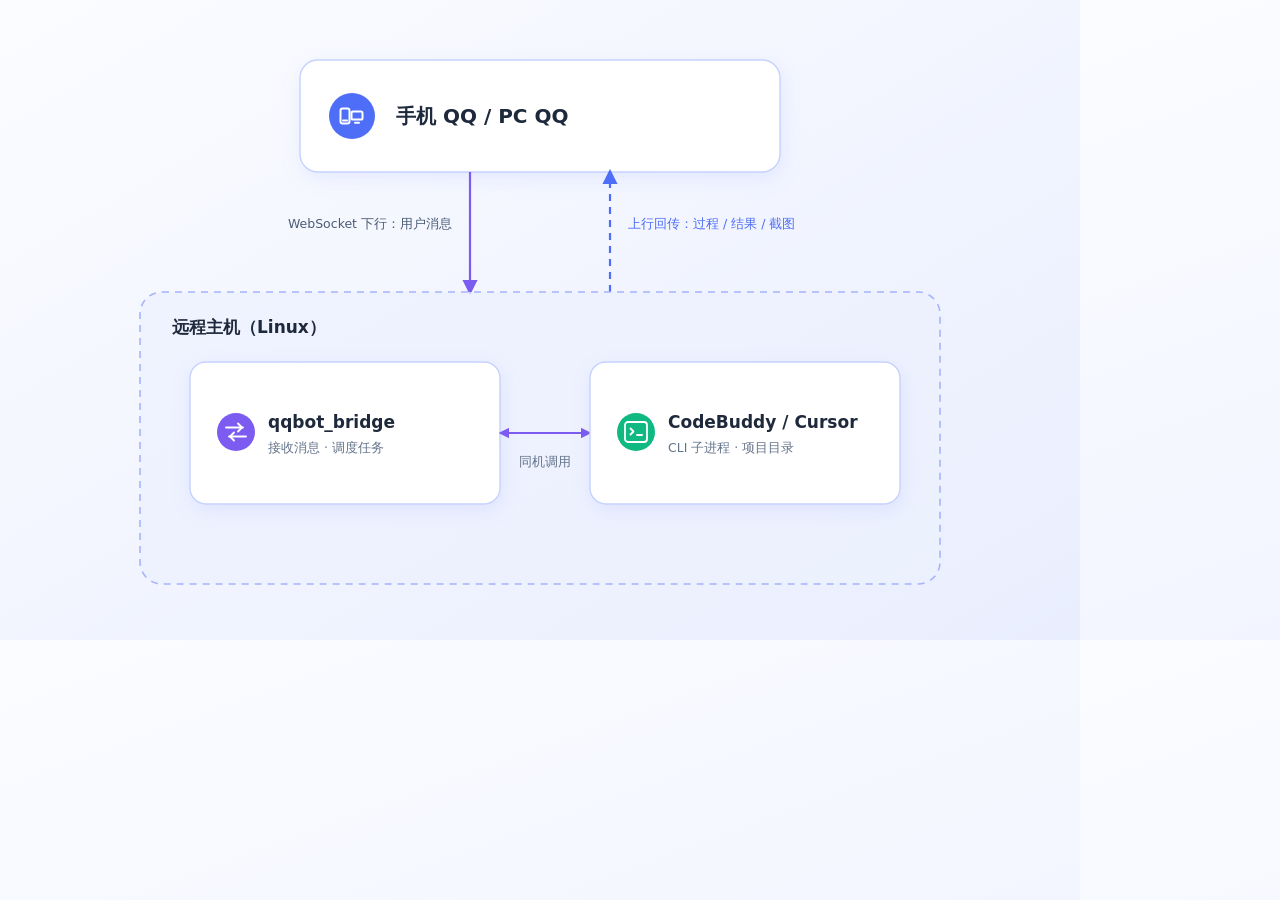
<file: docs/diagrams/deploy-same-host.html>
<!doctype html>
<html lang="zh-CN">
<head>
<meta charset="utf-8">
<title>QQBot Bridge 部署示意</title>
<style>
  :root{
    --ink:#1e293b; --ink2:#64748b; --line:#c7d2fe; --blue:#4f6ef7;
    --violet:#7c5cf0; --green:#10b981; --bg1:#fbfcff; --bg2:#eef2ff;
  }
  *{box-sizing:border-box;margin:0;padding:0}
  html,body{width:1080px;height:640px;overflow:hidden}
  body{
    font-family:"Noto Sans CJK SC","Noto Sans SC",system-ui,sans-serif;
    background:linear-gradient(160deg,var(--bg1) 0%,var(--bg2) 100%);
    color:var(--ink);
  }
  svg{display:block}
  .card{fill:#fff;stroke:var(--line);stroke-width:1.4}
  .shadow{fill:rgba(79,110,247,.10);filter:blur(10px)}
  .t1{font-size:20px;font-weight:700;fill:var(--ink)}
  .t2{font-size:13px;fill:var(--ink2)}
  .t3{font-size:17px;font-weight:650;fill:var(--ink)}
  .t4{font-size:12.5px;fill:var(--ink2)}
  .note{font-size:12.5px;fill:#4b5b76}
  .note-b{font-size:12.5px;fill:var(--blue)}
  .badgeQ{fill:var(--blue)}
  .badgeV{fill:var(--violet)}
  .badgeG{fill:var(--green)}
  .glyph{stroke:#fff;stroke-width:2;fill:none;stroke-linecap:round;stroke-linejoin:round}
  .down{stroke:var(--violet);stroke-width:2.2;fill:none}
  .up{stroke:var(--blue);stroke-width:2.2;fill:none;stroke-dasharray:7 6}
  .same{stroke:var(--violet);stroke-width:1.8;fill:none}
</style>
</head>
<body>
<svg width="1080" height="640" viewBox="0 0 1080 640" xmlns="http://www.w3.org/2000/svg">
  <defs>
    <linearGradient id="bg" x1="0" y1="0" x2="1" y2="1">
      <stop offset="0%" stop-color="#fbfcff"/>
      <stop offset="100%" stop-color="#e9eefe"/>
    </linearGradient>
    <marker id="arrowDown" viewBox="0 0 10 10" refX="8" refY="5" markerWidth="7" markerHeight="7" orient="auto-start-reverse">
      <path d="M0,0 L10,5 L0,10 z" fill="#7c5cf0"/>
    </marker>
    <marker id="arrowUp" viewBox="0 0 10 10" refX="8" refY="5" markerWidth="7" markerHeight="7" orient="auto-start-reverse">
      <path d="M0,0 L10,5 L0,10 z" fill="#4f6ef7"/>
    </marker>
    <marker id="arrowBoth" viewBox="0 0 10 10" refX="5" refY="5" markerWidth="6" markerHeight="6" orient="auto-start-reverse">
      <path d="M0,0 L10,5 L0,10 z" fill="#7c5cf0"/>
    </marker>
  </defs>

  <rect x="0" y="0" width="1080" height="640" fill="url(#bg)"/>

  <!-- 顶部：QQ 客户端 -->
  <g>
    <rect class="shadow" x="302" y="66" width="480" height="112" rx="18"/>
    <rect class="card" x="300" y="60" width="480" height="112" rx="18"/>
    <!-- 图标：手机 + 电脑 -->
    <circle class="badgeQ" cx="352" cy="116" r="23"/>
    <g transform="translate(340,108)">
      <rect class="glyph" x="0.5" y="0.5" width="9" height="15" rx="2"/>
      <path class="glyph" d="M3 12.4h4"/>
      <rect class="glyph" x="11.5" y="3.5" width="11" height="8" rx="1.6"/>
      <path class="glyph" d="M15 14.8h4"/>
    </g>
    <text class="t1" x="396" y="123">手机 QQ / PC QQ</text>
  </g>

  <!-- 并行两条链路 -->
  <path class="down" d="M470 172 L470 292" marker-end="url(#arrowDown)"/>
  <path class="up" d="M610 292 L610 172" marker-end="url(#arrowUp)"/>
  <text class="note" x="452" y="228" text-anchor="end">WebSocket 下行：用户消息</text>
  <text class="note-b" x="628" y="228">上行回传：过程 / 结果 / 截图</text>

  <!-- 远程主机容器 -->
  <g>
    <rect x="140" y="292" width="800" height="292" rx="22" fill="rgba(238,242,255,.72)"
          stroke="#a5b4fc" stroke-width="1.6" stroke-dasharray="7 6"/>
    <text class="t1" x="172" y="333" style="font-size:17px">远程主机（Linux）</text>

    <!-- qqbot_bridge -->
    <rect class="shadow" x="192" y="368" width="310" height="142" rx="16"/>
    <rect class="card" x="190" y="362" width="310" height="142" rx="16"/>
    <circle class="badgeV" cx="236" cy="432" r="19"/>
    <g transform="translate(224,420)" stroke="#fff" stroke-width="1.8" fill="none"
       stroke-linecap="round" stroke-linejoin="round">
      <path d="M2 7.5h17"/><path d="M14 3.5l4 4-4 4"/>
      <path d="M22 16.5H5"/><path d="M10 12.5l-4 4 4 4"/>
    </g>
    <text class="t3" x="268" y="428">qqbot_bridge</text>
    <text class="t4" x="268" y="452">接收消息 · 调度任务</text>

    <!-- 同机调用 -->
    <path class="same" d="M504 433 L586 433" marker-start="url(#arrowBoth)" marker-end="url(#arrowBoth)"/>
    <text class="t4" x="545" y="466" text-anchor="middle">同机调用</text>

    <!-- CodeBuddy / Cursor -->
    <rect class="shadow" x="592" y="368" width="310" height="142" rx="16"/>
    <rect class="card" x="590" y="362" width="310" height="142" rx="16"/>
    <circle class="badgeG" cx="636" cy="432" r="19"/>
    <g transform="translate(624,420)" stroke="#fff" stroke-width="1.8" fill="none"
       stroke-linecap="round" stroke-linejoin="round">
      <rect x="1" y="2" width="22" height="20" rx="3"/>
      <path d="M6.5 8.5l3 3-3 3"/>
      <path d="M13 15h5"/>
    </g>
    <text class="t3" x="668" y="428">CodeBuddy / Cursor</text>
    <text class="t4" x="668" y="452">CLI 子进程 · 项目目录</text>
  </g>
</svg>
</body>
</html>
</file>
